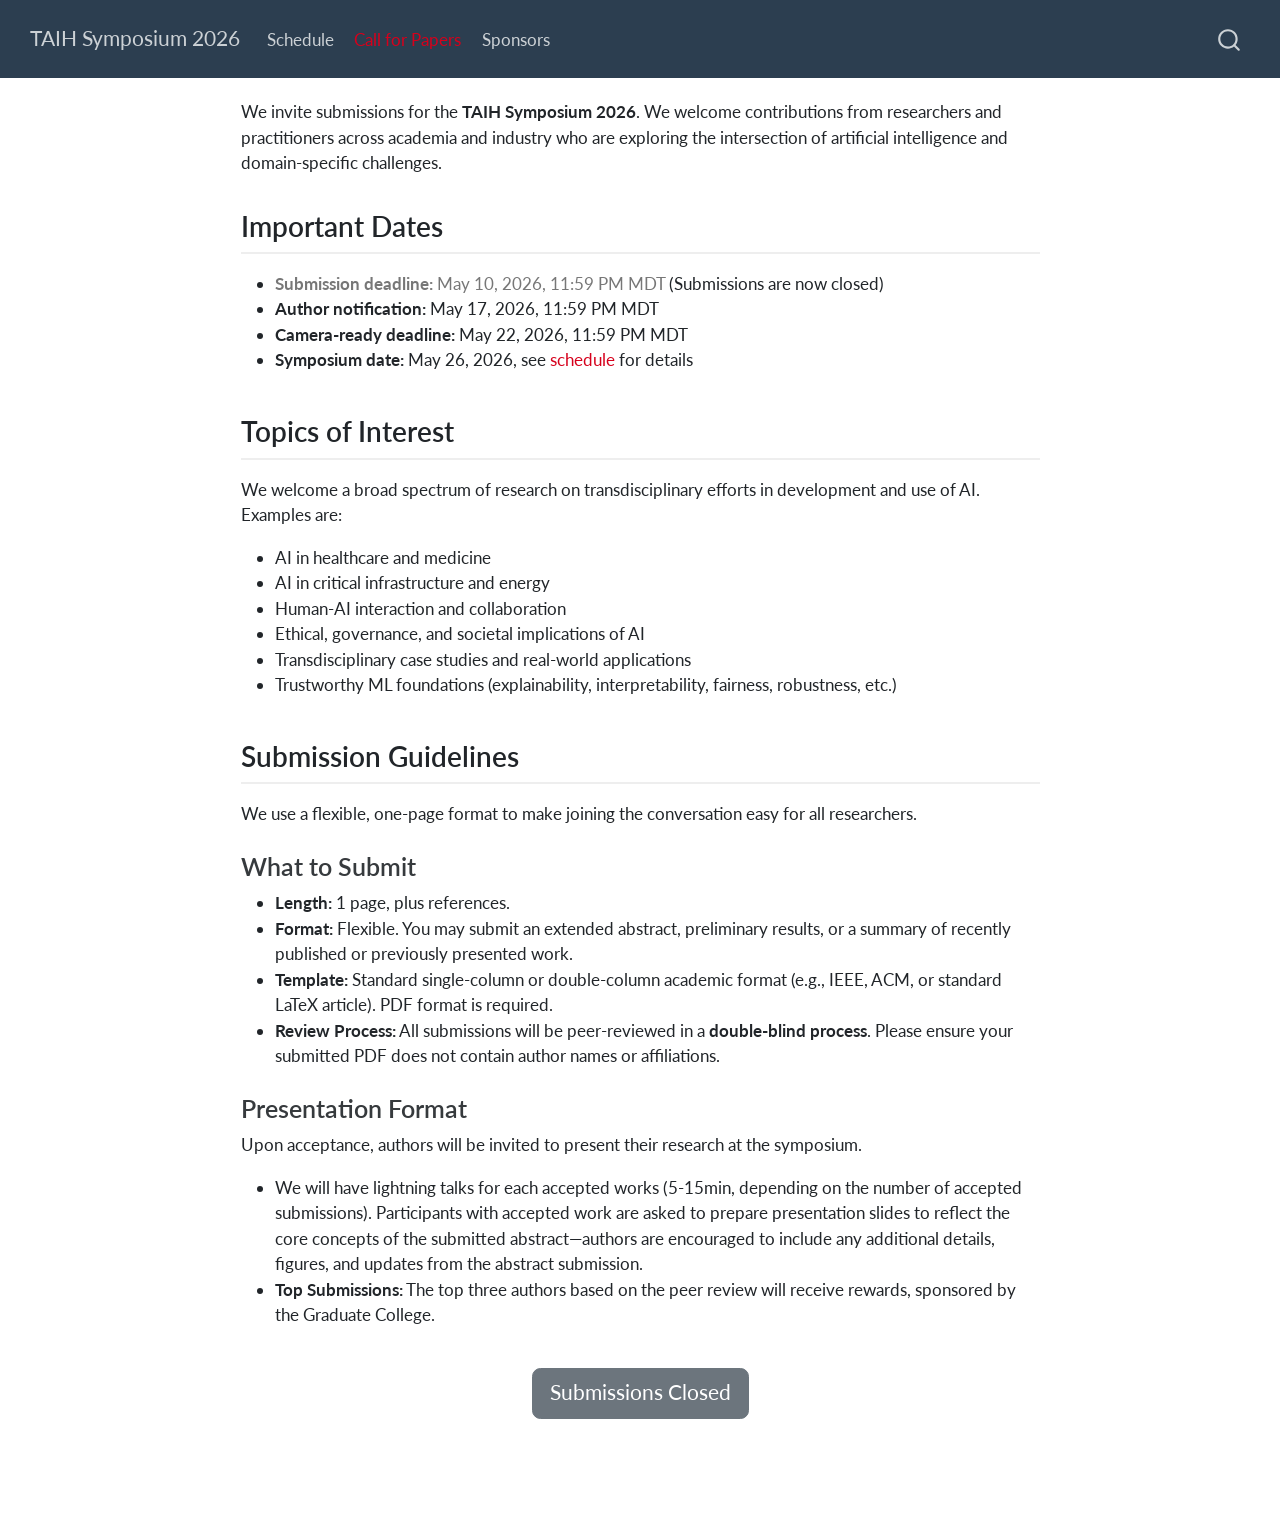
<file: docs/cfp.html>
<!DOCTYPE html>
<html xmlns="http://www.w3.org/1999/xhtml" lang="en" xml:lang="en"><head>

<meta charset="utf-8">
<meta name="generator" content="quarto-1.8.27">

<meta name="viewport" content="width=device-width, initial-scale=1.0, user-scalable=yes">


<title>Call for Papers – TAIH Symposium 2026</title>
<style>
code{white-space: pre-wrap;}
span.smallcaps{font-variant: small-caps;}
div.columns{display: flex; gap: min(4vw, 1.5em);}
div.column{flex: auto; overflow-x: auto;}
div.hanging-indent{margin-left: 1.5em; text-indent: -1.5em;}
ul.task-list{list-style: none;}
ul.task-list li input[type="checkbox"] {
  width: 0.8em;
  margin: 0 0.8em 0.2em -1em; /* quarto-specific, see https://github.com/quarto-dev/quarto-cli/issues/4556 */ 
  vertical-align: middle;
}
</style>


<script src="site_libs/quarto-nav/quarto-nav.js"></script>
<script src="site_libs/quarto-nav/headroom.min.js"></script>
<script src="site_libs/clipboard/clipboard.min.js"></script>
<script src="site_libs/quarto-search/autocomplete.umd.js"></script>
<script src="site_libs/quarto-search/fuse.min.js"></script>
<script src="site_libs/quarto-search/quarto-search.js"></script>
<meta name="quarto:offset" content="./">
<script src="site_libs/quarto-html/quarto.js" type="module"></script>
<script src="site_libs/quarto-html/tabsets/tabsets.js" type="module"></script>
<script src="site_libs/quarto-html/axe/axe-check.js" type="module"></script>
<script src="site_libs/quarto-html/popper.min.js"></script>
<script src="site_libs/quarto-html/tippy.umd.min.js"></script>
<script src="site_libs/quarto-html/anchor.min.js"></script>
<link href="site_libs/quarto-html/tippy.css" rel="stylesheet">
<link href="site_libs/quarto-html/quarto-syntax-highlighting-ed96de9b727972fe78a7b5d16c58bf87.css" rel="stylesheet" id="quarto-text-highlighting-styles">
<script src="site_libs/bootstrap/bootstrap.min.js"></script>
<link href="site_libs/bootstrap/bootstrap-icons.css" rel="stylesheet">
<link href="site_libs/bootstrap/bootstrap-e975b3536d42d9632ddb041e308b1f5b.min.css" rel="stylesheet" append-hash="true" id="quarto-bootstrap" data-mode="light">
<script id="quarto-search-options" type="application/json">{
  "location": "navbar",
  "copy-button": false,
  "collapse-after": 3,
  "panel-placement": "end",
  "type": "overlay",
  "limit": 50,
  "keyboard-shortcut": [
    "f",
    "/",
    "s"
  ],
  "show-item-context": false,
  "language": {
    "search-no-results-text": "No results",
    "search-matching-documents-text": "matching documents",
    "search-copy-link-title": "Copy link to search",
    "search-hide-matches-text": "Hide additional matches",
    "search-more-match-text": "more match in this document",
    "search-more-matches-text": "more matches in this document",
    "search-clear-button-title": "Clear",
    "search-text-placeholder": "",
    "search-detached-cancel-button-title": "Cancel",
    "search-submit-button-title": "Submit",
    "search-label": "Search"
  }
}</script>


<link rel="stylesheet" href="styles.css">
</head>

<body class="nav-fixed fullcontent quarto-light">

<div id="quarto-search-results"></div>
  <header id="quarto-header" class="headroom fixed-top">
    <nav class="navbar navbar-expand-lg " data-bs-theme="dark">
      <div class="navbar-container container-fluid">
      <div class="navbar-brand-container mx-auto">
    <a class="navbar-brand" href="./index.html">
    <span class="navbar-title">TAIH Symposium 2026</span>
    </a>
  </div>
            <div id="quarto-search" class="" title="Search"></div>
          <button class="navbar-toggler" type="button" data-bs-toggle="collapse" data-bs-target="#navbarCollapse" aria-controls="navbarCollapse" role="menu" aria-expanded="false" aria-label="Toggle navigation" onclick="if (window.quartoToggleHeadroom) { window.quartoToggleHeadroom(); }">
  <span class="navbar-toggler-icon"></span>
</button>
          <div class="collapse navbar-collapse" id="navbarCollapse">
            <ul class="navbar-nav navbar-nav-scroll me-auto">
  <li class="nav-item">
    <a class="nav-link" href="./schedule.html"> 
<span class="menu-text">Schedule</span></a>
  </li>  
  <li class="nav-item">
    <a class="nav-link active" href="./cfp.html" aria-current="page"> 
<span class="menu-text">Call for Papers</span></a>
  </li>  
  <li class="nav-item">
    <a class="nav-link" href="./sponsors.html"> 
<span class="menu-text">Sponsors</span></a>
  </li>  
</ul>
          </div> <!-- /navcollapse -->
            <div class="quarto-navbar-tools">
</div>
      </div> <!-- /container-fluid -->
    </nav>
</header>
<!-- content -->
<div id="quarto-content" class="quarto-container page-columns page-rows-contents page-layout-article page-navbar">
<!-- sidebar -->
<!-- margin-sidebar -->
    
<!-- main -->
<main class="content" id="quarto-document-content">

<header id="title-block-header" class="quarto-title-block default">
<div class="quarto-title">
<h1 class="title">Call for Papers</h1>
</div>



<div class="quarto-title-meta">

    
  
    
  </div>
  


</header>


<p>We invite submissions for the <strong>TAIH Symposium 2026</strong>. We welcome contributions from researchers and practitioners across academia and industry who are exploring the intersection of artificial intelligence and domain-specific challenges.</p>
<section id="important-dates" class="level2">
<h2 class="anchored" data-anchor-id="important-dates">Important Dates</h2>
<ul>
<li><span style="color: #777"><strong>Submission deadline:</strong> May 10, 2026, 11:59 PM MDT</span> (Submissions are now closed)</li>
<li><strong>Author notification:</strong> May 17, 2026, 11:59 PM MDT</li>
<li><strong>Camera-ready deadline:</strong> May 22, 2026, 11:59 PM MDT</li>
<li><strong>Symposium date:</strong> May 26, 2026, see <a href="./schedule.html">schedule</a> for details</li>
</ul>
</section>
<section id="topics-of-interest" class="level2">
<h2 class="anchored" data-anchor-id="topics-of-interest">Topics of Interest</h2>
<p>We welcome a broad spectrum of research on transdisciplinary efforts in development and use of AI. Examples are:</p>
<ul>
<li>AI in healthcare and medicine</li>
<li>AI in critical infrastructure and energy</li>
<li>Human-AI interaction and collaboration</li>
<li>Ethical, governance, and societal implications of AI</li>
<li>Transdisciplinary case studies and real-world applications</li>
<li>Trustworthy ML foundations (explainability, interpretability, fairness, robustness, etc.)</li>
</ul>
</section>
<section id="submission-guidelines" class="level2">
<h2 class="anchored" data-anchor-id="submission-guidelines">Submission Guidelines</h2>
<p>We use a flexible, one-page format to make joining the conversation easy for all researchers.</p>
<section id="what-to-submit" class="level3">
<h3 class="anchored" data-anchor-id="what-to-submit">What to Submit</h3>
<ul>
<li><strong>Length:</strong> 1 page, plus references.</li>
<li><strong>Format:</strong> Flexible. You may submit an extended abstract, preliminary results, or a summary of recently published or previously presented work.</li>
<li><strong>Template:</strong> Standard single-column or double-column academic format (e.g., IEEE, ACM, or standard LaTeX article). PDF format is required.</li>
<li><strong>Review Process:</strong> All submissions will be peer-reviewed in a <strong>double-blind process</strong>. Please ensure your submitted PDF does not contain author names or affiliations.</li>
</ul>
</section>
<section id="presentation-format" class="level3">
<h3 class="anchored" data-anchor-id="presentation-format">Presentation Format</h3>
<p>Upon acceptance, authors will be invited to present their research at the symposium.</p>
<ul>
<li>We will have lightning talks for each accepted works (5-15min, depending on the number of accepted submissions). Participants with accepted work are asked to prepare presentation slides to reflect the core concepts of the submitted abstract—authors are encouraged to include any additional details, figures, and updates from the abstract submission.</li>
<li><strong>Top Submissions:</strong> The top three authors based on the peer review will receive rewards, sponsored by the Graduate College.</li>
</ul>
<div class="text-center" style="margin-top: 40px;">
<p><a href="https://openreview.net/group?id=TAIH/2026/Symposium" class="btn btn-secondary btn-lg" role="button" aria-disabled="true">Submissions Closed</a></p>
</div>


</section>
</section>

</main> <!-- /main -->
<script id="quarto-html-after-body" type="application/javascript">
  window.document.addEventListener("DOMContentLoaded", function (event) {
    const icon = "";
    const anchorJS = new window.AnchorJS();
    anchorJS.options = {
      placement: 'right',
      icon: icon
    };
    anchorJS.add('.anchored');
    const isCodeAnnotation = (el) => {
      for (const clz of el.classList) {
        if (clz.startsWith('code-annotation-')) {                     
          return true;
        }
      }
      return false;
    }
    const onCopySuccess = function(e) {
      // button target
      const button = e.trigger;
      // don't keep focus
      button.blur();
      // flash "checked"
      button.classList.add('code-copy-button-checked');
      var currentTitle = button.getAttribute("title");
      button.setAttribute("title", "Copied!");
      let tooltip;
      if (window.bootstrap) {
        button.setAttribute("data-bs-toggle", "tooltip");
        button.setAttribute("data-bs-placement", "left");
        button.setAttribute("data-bs-title", "Copied!");
        tooltip = new bootstrap.Tooltip(button, 
          { trigger: "manual", 
            customClass: "code-copy-button-tooltip",
            offset: [0, -8]});
        tooltip.show();    
      }
      setTimeout(function() {
        if (tooltip) {
          tooltip.hide();
          button.removeAttribute("data-bs-title");
          button.removeAttribute("data-bs-toggle");
          button.removeAttribute("data-bs-placement");
        }
        button.setAttribute("title", currentTitle);
        button.classList.remove('code-copy-button-checked');
      }, 1000);
      // clear code selection
      e.clearSelection();
    }
    const getTextToCopy = function(trigger) {
      const outerScaffold = trigger.parentElement.cloneNode(true);
      const codeEl = outerScaffold.querySelector('code');
      for (const childEl of codeEl.children) {
        if (isCodeAnnotation(childEl)) {
          childEl.remove();
        }
      }
      return codeEl.innerText;
    }
    const clipboard = new window.ClipboardJS('.code-copy-button:not([data-in-quarto-modal])', {
      text: getTextToCopy
    });
    clipboard.on('success', onCopySuccess);
    if (window.document.getElementById('quarto-embedded-source-code-modal')) {
      const clipboardModal = new window.ClipboardJS('.code-copy-button[data-in-quarto-modal]', {
        text: getTextToCopy,
        container: window.document.getElementById('quarto-embedded-source-code-modal')
      });
      clipboardModal.on('success', onCopySuccess);
    }
      var localhostRegex = new RegExp(/^(?:http|https):\/\/localhost\:?[0-9]*\//);
      var mailtoRegex = new RegExp(/^mailto:/);
        var filterRegex = new RegExp("https:\/\/uofc-taih\.github\.io\/symposium-2026\/");
      var isInternal = (href) => {
          return filterRegex.test(href) || localhostRegex.test(href) || mailtoRegex.test(href);
      }
      // Inspect non-navigation links and adorn them if external
     var links = window.document.querySelectorAll('a[href]:not(.nav-link):not(.navbar-brand):not(.toc-action):not(.sidebar-link):not(.sidebar-item-toggle):not(.pagination-link):not(.no-external):not([aria-hidden]):not(.dropdown-item):not(.quarto-navigation-tool):not(.about-link)');
      for (var i=0; i<links.length; i++) {
        const link = links[i];
        if (!isInternal(link.href)) {
          // undo the damage that might have been done by quarto-nav.js in the case of
          // links that we want to consider external
          if (link.dataset.originalHref !== undefined) {
            link.href = link.dataset.originalHref;
          }
        }
      }
    function tippyHover(el, contentFn, onTriggerFn, onUntriggerFn) {
      const config = {
        allowHTML: true,
        maxWidth: 500,
        delay: 100,
        arrow: false,
        appendTo: function(el) {
            return el.parentElement;
        },
        interactive: true,
        interactiveBorder: 10,
        theme: 'quarto',
        placement: 'bottom-start',
      };
      if (contentFn) {
        config.content = contentFn;
      }
      if (onTriggerFn) {
        config.onTrigger = onTriggerFn;
      }
      if (onUntriggerFn) {
        config.onUntrigger = onUntriggerFn;
      }
      window.tippy(el, config); 
    }
    const noterefs = window.document.querySelectorAll('a[role="doc-noteref"]');
    for (var i=0; i<noterefs.length; i++) {
      const ref = noterefs[i];
      tippyHover(ref, function() {
        // use id or data attribute instead here
        let href = ref.getAttribute('data-footnote-href') || ref.getAttribute('href');
        try { href = new URL(href).hash; } catch {}
        const id = href.replace(/^#\/?/, "");
        const note = window.document.getElementById(id);
        if (note) {
          return note.innerHTML;
        } else {
          return "";
        }
      });
    }
    const xrefs = window.document.querySelectorAll('a.quarto-xref');
    const processXRef = (id, note) => {
      // Strip column container classes
      const stripColumnClz = (el) => {
        el.classList.remove("page-full", "page-columns");
        if (el.children) {
          for (const child of el.children) {
            stripColumnClz(child);
          }
        }
      }
      stripColumnClz(note)
      if (id === null || id.startsWith('sec-')) {
        // Special case sections, only their first couple elements
        const container = document.createElement("div");
        if (note.children && note.children.length > 2) {
          container.appendChild(note.children[0].cloneNode(true));
          for (let i = 1; i < note.children.length; i++) {
            const child = note.children[i];
            if (child.tagName === "P" && child.innerText === "") {
              continue;
            } else {
              container.appendChild(child.cloneNode(true));
              break;
            }
          }
          if (window.Quarto?.typesetMath) {
            window.Quarto.typesetMath(container);
          }
          return container.innerHTML
        } else {
          if (window.Quarto?.typesetMath) {
            window.Quarto.typesetMath(note);
          }
          return note.innerHTML;
        }
      } else {
        // Remove any anchor links if they are present
        const anchorLink = note.querySelector('a.anchorjs-link');
        if (anchorLink) {
          anchorLink.remove();
        }
        if (window.Quarto?.typesetMath) {
          window.Quarto.typesetMath(note);
        }
        if (note.classList.contains("callout")) {
          return note.outerHTML;
        } else {
          return note.innerHTML;
        }
      }
    }
    for (var i=0; i<xrefs.length; i++) {
      const xref = xrefs[i];
      tippyHover(xref, undefined, function(instance) {
        instance.disable();
        let url = xref.getAttribute('href');
        let hash = undefined; 
        if (url.startsWith('#')) {
          hash = url;
        } else {
          try { hash = new URL(url).hash; } catch {}
        }
        if (hash) {
          const id = hash.replace(/^#\/?/, "");
          const note = window.document.getElementById(id);
          if (note !== null) {
            try {
              const html = processXRef(id, note.cloneNode(true));
              instance.setContent(html);
            } finally {
              instance.enable();
              instance.show();
            }
          } else {
            // See if we can fetch this
            fetch(url.split('#')[0])
            .then(res => res.text())
            .then(html => {
              const parser = new DOMParser();
              const htmlDoc = parser.parseFromString(html, "text/html");
              const note = htmlDoc.getElementById(id);
              if (note !== null) {
                const html = processXRef(id, note);
                instance.setContent(html);
              } 
            }).finally(() => {
              instance.enable();
              instance.show();
            });
          }
        } else {
          // See if we can fetch a full url (with no hash to target)
          // This is a special case and we should probably do some content thinning / targeting
          fetch(url)
          .then(res => res.text())
          .then(html => {
            const parser = new DOMParser();
            const htmlDoc = parser.parseFromString(html, "text/html");
            const note = htmlDoc.querySelector('main.content');
            if (note !== null) {
              // This should only happen for chapter cross references
              // (since there is no id in the URL)
              // remove the first header
              if (note.children.length > 0 && note.children[0].tagName === "HEADER") {
                note.children[0].remove();
              }
              const html = processXRef(null, note);
              instance.setContent(html);
            } 
          }).finally(() => {
            instance.enable();
            instance.show();
          });
        }
      }, function(instance) {
      });
    }
        let selectedAnnoteEl;
        const selectorForAnnotation = ( cell, annotation) => {
          let cellAttr = 'data-code-cell="' + cell + '"';
          let lineAttr = 'data-code-annotation="' +  annotation + '"';
          const selector = 'span[' + cellAttr + '][' + lineAttr + ']';
          return selector;
        }
        const selectCodeLines = (annoteEl) => {
          const doc = window.document;
          const targetCell = annoteEl.getAttribute("data-target-cell");
          const targetAnnotation = annoteEl.getAttribute("data-target-annotation");
          const annoteSpan = window.document.querySelector(selectorForAnnotation(targetCell, targetAnnotation));
          const lines = annoteSpan.getAttribute("data-code-lines").split(",");
          const lineIds = lines.map((line) => {
            return targetCell + "-" + line;
          })
          let top = null;
          let height = null;
          let parent = null;
          if (lineIds.length > 0) {
              //compute the position of the single el (top and bottom and make a div)
              const el = window.document.getElementById(lineIds[0]);
              top = el.offsetTop;
              height = el.offsetHeight;
              parent = el.parentElement.parentElement;
            if (lineIds.length > 1) {
              const lastEl = window.document.getElementById(lineIds[lineIds.length - 1]);
              const bottom = lastEl.offsetTop + lastEl.offsetHeight;
              height = bottom - top;
            }
            if (top !== null && height !== null && parent !== null) {
              // cook up a div (if necessary) and position it 
              let div = window.document.getElementById("code-annotation-line-highlight");
              if (div === null) {
                div = window.document.createElement("div");
                div.setAttribute("id", "code-annotation-line-highlight");
                div.style.position = 'absolute';
                parent.appendChild(div);
              }
              div.style.top = top - 2 + "px";
              div.style.height = height + 4 + "px";
              div.style.left = 0;
              let gutterDiv = window.document.getElementById("code-annotation-line-highlight-gutter");
              if (gutterDiv === null) {
                gutterDiv = window.document.createElement("div");
                gutterDiv.setAttribute("id", "code-annotation-line-highlight-gutter");
                gutterDiv.style.position = 'absolute';
                const codeCell = window.document.getElementById(targetCell);
                const gutter = codeCell.querySelector('.code-annotation-gutter');
                gutter.appendChild(gutterDiv);
              }
              gutterDiv.style.top = top - 2 + "px";
              gutterDiv.style.height = height + 4 + "px";
            }
            selectedAnnoteEl = annoteEl;
          }
        };
        const unselectCodeLines = () => {
          const elementsIds = ["code-annotation-line-highlight", "code-annotation-line-highlight-gutter"];
          elementsIds.forEach((elId) => {
            const div = window.document.getElementById(elId);
            if (div) {
              div.remove();
            }
          });
          selectedAnnoteEl = undefined;
        };
          // Handle positioning of the toggle
      window.addEventListener(
        "resize",
        throttle(() => {
          elRect = undefined;
          if (selectedAnnoteEl) {
            selectCodeLines(selectedAnnoteEl);
          }
        }, 10)
      );
      function throttle(fn, ms) {
      let throttle = false;
      let timer;
        return (...args) => {
          if(!throttle) { // first call gets through
              fn.apply(this, args);
              throttle = true;
          } else { // all the others get throttled
              if(timer) clearTimeout(timer); // cancel #2
              timer = setTimeout(() => {
                fn.apply(this, args);
                timer = throttle = false;
              }, ms);
          }
        };
      }
        // Attach click handler to the DT
        const annoteDls = window.document.querySelectorAll('dt[data-target-cell]');
        for (const annoteDlNode of annoteDls) {
          annoteDlNode.addEventListener('click', (event) => {
            const clickedEl = event.target;
            if (clickedEl !== selectedAnnoteEl) {
              unselectCodeLines();
              const activeEl = window.document.querySelector('dt[data-target-cell].code-annotation-active');
              if (activeEl) {
                activeEl.classList.remove('code-annotation-active');
              }
              selectCodeLines(clickedEl);
              clickedEl.classList.add('code-annotation-active');
            } else {
              // Unselect the line
              unselectCodeLines();
              clickedEl.classList.remove('code-annotation-active');
            }
          });
        }
    const findCites = (el) => {
      const parentEl = el.parentElement;
      if (parentEl) {
        const cites = parentEl.dataset.cites;
        if (cites) {
          return {
            el,
            cites: cites.split(' ')
          };
        } else {
          return findCites(el.parentElement)
        }
      } else {
        return undefined;
      }
    };
    var bibliorefs = window.document.querySelectorAll('a[role="doc-biblioref"]');
    for (var i=0; i<bibliorefs.length; i++) {
      const ref = bibliorefs[i];
      const citeInfo = findCites(ref);
      if (citeInfo) {
        tippyHover(citeInfo.el, function() {
          var popup = window.document.createElement('div');
          citeInfo.cites.forEach(function(cite) {
            var citeDiv = window.document.createElement('div');
            citeDiv.classList.add('hanging-indent');
            citeDiv.classList.add('csl-entry');
            var biblioDiv = window.document.getElementById('ref-' + cite);
            if (biblioDiv) {
              citeDiv.innerHTML = biblioDiv.innerHTML;
            }
            popup.appendChild(citeDiv);
          });
          return popup.innerHTML;
        });
      }
    }
  });
  </script>
</div> <!-- /content -->




</body></html>
</file>
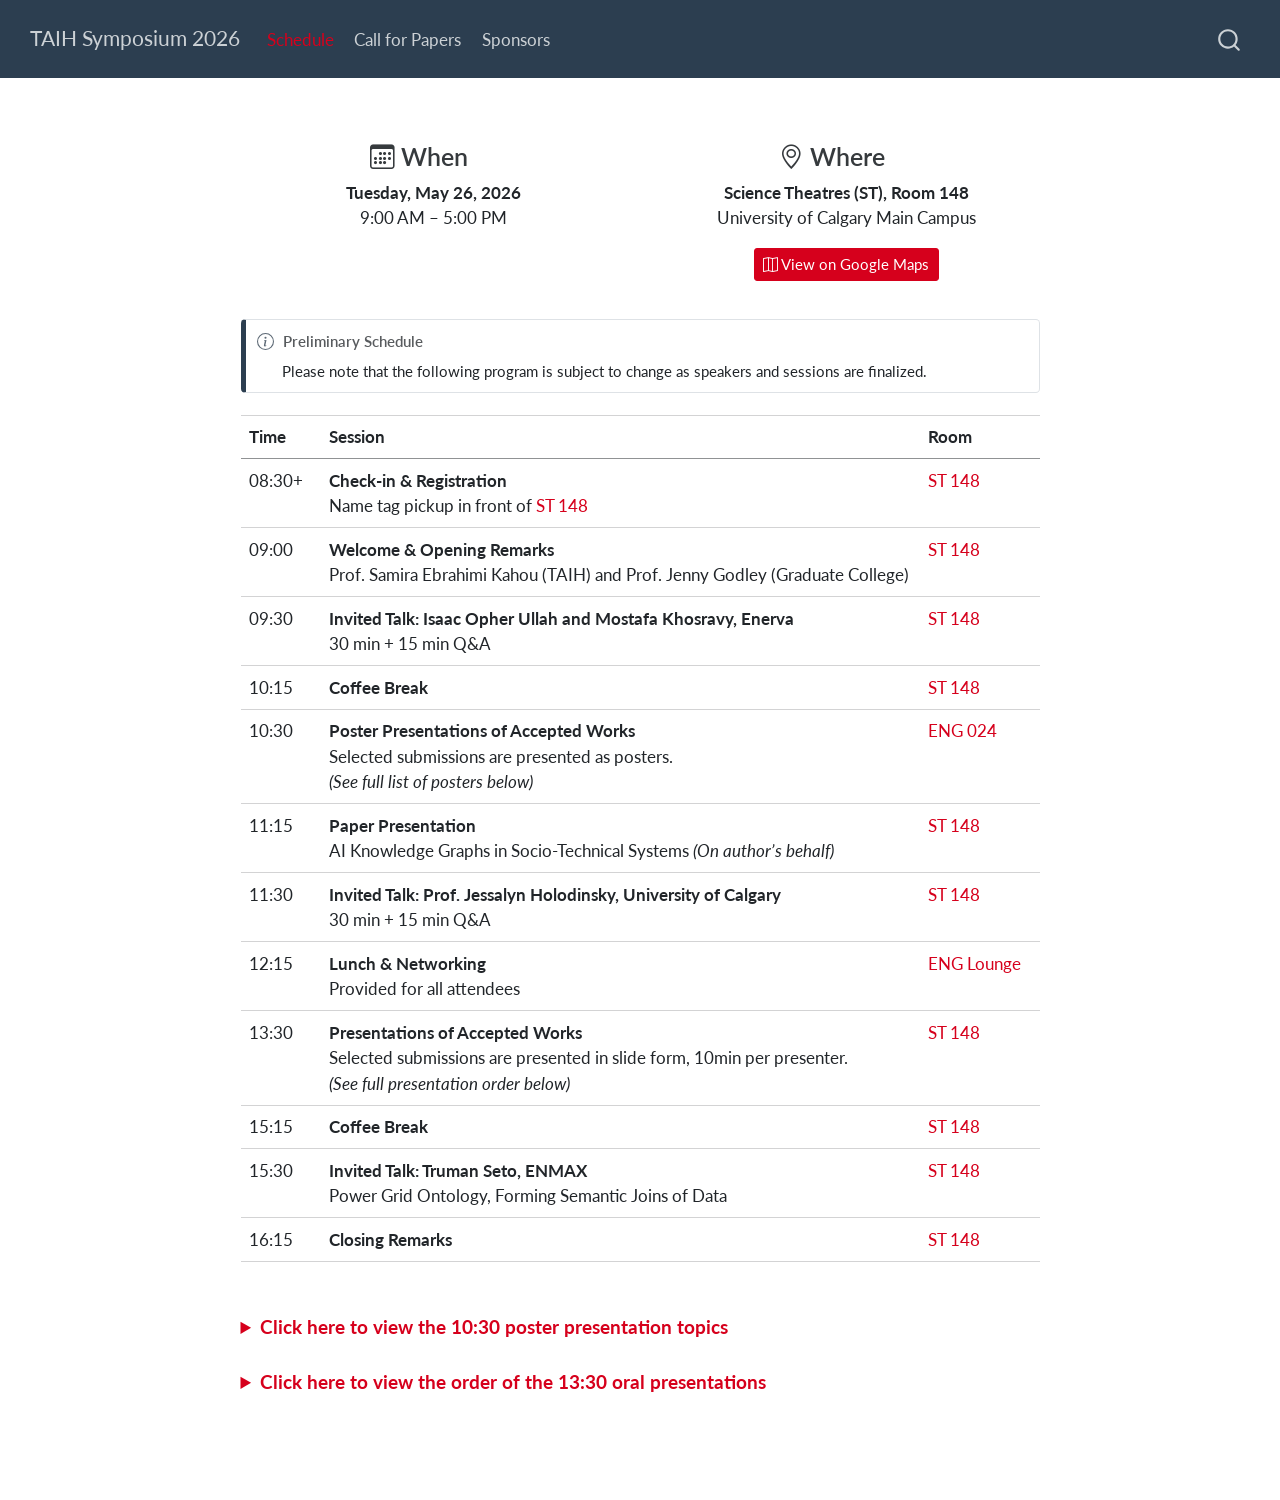
<file: docs/schedule.html>
<!DOCTYPE html>
<html xmlns="http://www.w3.org/1999/xhtml" lang="en" xml:lang="en"><head>

<meta charset="utf-8">
<meta name="generator" content="quarto-1.8.27">

<meta name="viewport" content="width=device-width, initial-scale=1.0, user-scalable=yes">


<title>Symposium Schedule – TAIH Symposium 2026</title>
<style>
code{white-space: pre-wrap;}
span.smallcaps{font-variant: small-caps;}
div.columns{display: flex; gap: min(4vw, 1.5em);}
div.column{flex: auto; overflow-x: auto;}
div.hanging-indent{margin-left: 1.5em; text-indent: -1.5em;}
ul.task-list{list-style: none;}
ul.task-list li input[type="checkbox"] {
  width: 0.8em;
  margin: 0 0.8em 0.2em -1em; /* quarto-specific, see https://github.com/quarto-dev/quarto-cli/issues/4556 */ 
  vertical-align: middle;
}
</style>


<script src="site_libs/quarto-nav/quarto-nav.js"></script>
<script src="site_libs/quarto-nav/headroom.min.js"></script>
<script src="site_libs/clipboard/clipboard.min.js"></script>
<script src="site_libs/quarto-search/autocomplete.umd.js"></script>
<script src="site_libs/quarto-search/fuse.min.js"></script>
<script src="site_libs/quarto-search/quarto-search.js"></script>
<meta name="quarto:offset" content="./">
<script src="site_libs/quarto-html/quarto.js" type="module"></script>
<script src="site_libs/quarto-html/tabsets/tabsets.js" type="module"></script>
<script src="site_libs/quarto-html/axe/axe-check.js" type="module"></script>
<script src="site_libs/quarto-html/popper.min.js"></script>
<script src="site_libs/quarto-html/tippy.umd.min.js"></script>
<script src="site_libs/quarto-html/anchor.min.js"></script>
<link href="site_libs/quarto-html/tippy.css" rel="stylesheet">
<link href="site_libs/quarto-html/quarto-syntax-highlighting-ed96de9b727972fe78a7b5d16c58bf87.css" rel="stylesheet" id="quarto-text-highlighting-styles">
<script src="site_libs/bootstrap/bootstrap.min.js"></script>
<link href="site_libs/bootstrap/bootstrap-icons.css" rel="stylesheet">
<link href="site_libs/bootstrap/bootstrap-e975b3536d42d9632ddb041e308b1f5b.min.css" rel="stylesheet" append-hash="true" id="quarto-bootstrap" data-mode="light">
<script id="quarto-search-options" type="application/json">{
  "location": "navbar",
  "copy-button": false,
  "collapse-after": 3,
  "panel-placement": "end",
  "type": "overlay",
  "limit": 50,
  "keyboard-shortcut": [
    "f",
    "/",
    "s"
  ],
  "show-item-context": false,
  "language": {
    "search-no-results-text": "No results",
    "search-matching-documents-text": "matching documents",
    "search-copy-link-title": "Copy link to search",
    "search-hide-matches-text": "Hide additional matches",
    "search-more-match-text": "more match in this document",
    "search-more-matches-text": "more matches in this document",
    "search-clear-button-title": "Clear",
    "search-text-placeholder": "",
    "search-detached-cancel-button-title": "Cancel",
    "search-submit-button-title": "Submit",
    "search-label": "Search"
  }
}</script>


<link rel="stylesheet" href="styles.css">
</head>

<body class="nav-fixed fullcontent quarto-light">

<div id="quarto-search-results"></div>
  <header id="quarto-header" class="headroom fixed-top">
    <nav class="navbar navbar-expand-lg " data-bs-theme="dark">
      <div class="navbar-container container-fluid">
      <div class="navbar-brand-container mx-auto">
    <a class="navbar-brand" href="./index.html">
    <span class="navbar-title">TAIH Symposium 2026</span>
    </a>
  </div>
            <div id="quarto-search" class="" title="Search"></div>
          <button class="navbar-toggler" type="button" data-bs-toggle="collapse" data-bs-target="#navbarCollapse" aria-controls="navbarCollapse" role="menu" aria-expanded="false" aria-label="Toggle navigation" onclick="if (window.quartoToggleHeadroom) { window.quartoToggleHeadroom(); }">
  <span class="navbar-toggler-icon"></span>
</button>
          <div class="collapse navbar-collapse" id="navbarCollapse">
            <ul class="navbar-nav navbar-nav-scroll me-auto">
  <li class="nav-item">
    <a class="nav-link active" href="./schedule.html" aria-current="page"> 
<span class="menu-text">Schedule</span></a>
  </li>  
  <li class="nav-item">
    <a class="nav-link" href="./cfp.html"> 
<span class="menu-text">Call for Papers</span></a>
  </li>  
  <li class="nav-item">
    <a class="nav-link" href="./sponsors.html"> 
<span class="menu-text">Sponsors</span></a>
  </li>  
</ul>
          </div> <!-- /navcollapse -->
            <div class="quarto-navbar-tools">
</div>
      </div> <!-- /container-fluid -->
    </nav>
</header>
<!-- content -->
<div id="quarto-content" class="quarto-container page-columns page-rows-contents page-layout-article page-navbar">
<!-- sidebar -->
<!-- margin-sidebar -->
    
<!-- main -->
<main class="content" id="quarto-document-content">

<header id="title-block-header" class="quarto-title-block default">
<div class="quarto-title">
<h1 class="title">Symposium Schedule</h1>
</div>



<div class="quarto-title-meta">

    
  
    
  </div>
  


</header>


<div class="grid">
<section id="when" class="level3 g-col-12 g-col-md-6">
<h3 class="anchored" data-anchor-id="when"><i class="bi bi-calendar3"></i> When</h3>
<p><strong>Tuesday, May 26, 2026</strong><br>
9:00 AM – 5:00 PM</p>
</section>
<section id="where" class="level3 g-col-12 g-col-md-6">
<h3 class="anchored" data-anchor-id="where"><i class="bi bi-geo-alt"></i> Where</h3>
<p><strong>Science Theatres (ST), Room 148</strong><br>
University of Calgary Main Campus</p>
<p><a href="https://maps.app.goo.gl/KC5H43Fxni8imh6v8" class="btn btn-success btn-sm" target="_blank" role="button"><i class="bi bi-map"></i> View on Google Maps</a></p>
</section>
</div>
<div class="callout callout-style-simple callout-note callout-titled">
<div class="callout-header d-flex align-content-center">
<div class="callout-icon-container">
<i class="callout-icon"></i>
</div>
<div class="callout-title-container flex-fill">
<span class="screen-reader-only">Note</span>Preliminary Schedule
</div>
</div>
<div class="callout-body-container callout-body">
<p>Please note that the following program is subject to change as speakers and sessions are finalized.</p>
</div>
</div>
<table class="caption-top table">
<colgroup>
<col style="width: 10%">
<col style="width: 75%">
<col style="width: 15%">
</colgroup>
<thead>
<tr class="header">
<th style="text-align: left;">Time</th>
<th style="text-align: left;">Session</th>
<th style="text-align: left;">Room</th>
</tr>
</thead>
<tbody>
<tr class="odd">
<td style="text-align: left;">08:30+</td>
<td style="text-align: left;"><strong>Check-in &amp; Registration</strong><br>Name tag pickup in front of <a href="https://maps.app.goo.gl/KC5H43Fxni8imh6v8" target="_blank">ST 148</a></td>
<td style="text-align: left;"><a href="https://maps.app.goo.gl/KC5H43Fxni8imh6v8" target="_blank">ST 148</a></td>
</tr>
<tr class="even">
<td style="text-align: left;">09:00</td>
<td style="text-align: left;"><strong>Welcome &amp; Opening Remarks</strong><br>Prof.&nbsp;Samira Ebrahimi Kahou (TAIH) and Prof.&nbsp;Jenny Godley (Graduate College)</td>
<td style="text-align: left;"><a href="https://maps.app.goo.gl/KC5H43Fxni8imh6v8" target="_blank">ST 148</a></td>
</tr>
<tr class="odd">
<td style="text-align: left;">09:30</td>
<td style="text-align: left;"><strong>Invited Talk: Isaac Opher Ullah and Mostafa Khosravy, Enerva</strong><br>30 min + 15 min Q&amp;A</td>
<td style="text-align: left;"><a href="https://maps.app.goo.gl/KC5H43Fxni8imh6v8" target="_blank">ST 148</a></td>
</tr>
<tr class="even">
<td style="text-align: left;">10:15</td>
<td style="text-align: left;"><strong>Coffee Break</strong></td>
<td style="text-align: left;"><a href="https://maps.app.goo.gl/KC5H43Fxni8imh6v8" target="_blank">ST 148</a></td>
</tr>
<tr class="odd">
<td style="text-align: left;">10:30</td>
<td style="text-align: left;"><strong>Poster Presentations of Accepted Works</strong><br>Selected submissions are presented as posters.<br><em>(See full list of posters below)</em></td>
<td style="text-align: left;"><a href="https://maps.app.goo.gl/caBymYp57s9W5cf27" target="_blank">ENG 024</a></td>
</tr>
<tr class="even">
<td style="text-align: left;">11:15</td>
<td style="text-align: left;"><strong>Paper Presentation</strong><br>AI Knowledge Graphs in Socio-Technical Systems <em>(On author’s behalf)</em></td>
<td style="text-align: left;"><a href="https://maps.app.goo.gl/KC5H43Fxni8imh6v8" target="_blank">ST 148</a></td>
</tr>
<tr class="odd">
<td style="text-align: left;">11:30</td>
<td style="text-align: left;"><strong>Invited Talk: Prof.&nbsp;Jessalyn Holodinsky, University of Calgary</strong><br>30 min + 15 min Q&amp;A</td>
<td style="text-align: left;"><a href="https://maps.app.goo.gl/KC5H43Fxni8imh6v8" target="_blank">ST 148</a></td>
</tr>
<tr class="even">
<td style="text-align: left;">12:15</td>
<td style="text-align: left;"><strong>Lunch &amp; Networking</strong><br>Provided for all attendees</td>
<td style="text-align: left;"><a href="https://maps.app.goo.gl/4HtjGAt21C2RtB2w9" target="_blank">ENG Lounge</a></td>
</tr>
<tr class="odd">
<td style="text-align: left;">13:30</td>
<td style="text-align: left;"><strong>Presentations of Accepted Works</strong><br>Selected submissions are presented in slide form, 10min per presenter.<br><em>(See full presentation order below)</em></td>
<td style="text-align: left;"><a href="https://maps.app.goo.gl/KC5H43Fxni8imh6v8" target="_blank">ST 148</a></td>
</tr>
<tr class="even">
<td style="text-align: left;">15:15</td>
<td style="text-align: left;"><strong>Coffee Break</strong></td>
<td style="text-align: left;"><a href="https://maps.app.goo.gl/KC5H43Fxni8imh6v8" target="_blank">ST 148</a></td>
</tr>
<tr class="odd">
<td style="text-align: left;">15:30</td>
<td style="text-align: left;"><strong>Invited Talk: Truman Seto, ENMAX</strong><br>Power Grid Ontology, Forming Semantic Joins of Data</td>
<td style="text-align: left;"><a href="https://maps.app.goo.gl/KC5H43Fxni8imh6v8" target="_blank">ST 148</a></td>
</tr>
<tr class="even">
<td style="text-align: left;">16:15</td>
<td style="text-align: left;"><strong>Closing Remarks</strong></td>
<td style="text-align: left;"><a href="https://maps.app.goo.gl/KC5H43Fxni8imh6v8" target="_blank">ST 148</a></td>
</tr>
</tbody>
</table>
<p><br></p>
<details>
<summary style="cursor: pointer; color: #d6001c; font-weight: bold; font-size: 1.1rem; margin-bottom: 10px;">
Click here to view the 10:30 poster presentation topics
</summary>
<div style="padding: 15px; background-color: #f8f9fa; border-radius: 8px; border: 1px solid #dee2e6; margin-bottom: 20px;">
<ul style="margin-bottom: 0; padding-left: 20px;">
<li style="margin-bottom: 8px;">
From Tool Use to Interaction Design: Reframing Learner Agency in AI-Mediated Systems
</li>
<li style="margin-bottom: 8px;">
Biometric Assistive Technologies: Case Study of American Sign Language
</li>
<li style="margin-bottom: 8px;">
PoliVer: Formal Verification and LLM-Assisted Repair for XACML Policies in Smart Buildings
</li>
<li style="margin-bottom: 8px;">
Co-Creating Responsible AI Writing Practices in Canadian Workplaces: A Transdisciplinary Research Agenda
</li>
<li style="margin-bottom: 8px;">
I wanna sound human: Examining a casual speech phenomenon that large language models fail to recognize
</li>
<li style="margin-bottom: 8px;">
Lost in Translation, Found in Narrative: The SPACE Framework for AI-Mediated Multilingual Pediatric Communication
</li>
<li>
Designing Safer Protein Therapeutics by Modelling Immune Recognition
</li>
</ul>
</div>
</details>
<details>
<summary style="cursor: pointer; color: #d6001c; font-weight: bold; font-size: 1.1rem; margin-bottom: 10px;">
Click here to view the order of the 13:30 oral presentations
</summary>
<div style="padding: 15px; background-color: #f8f9fa; border-radius: 8px; border: 1px solid #dee2e6;">
<ol style="margin-bottom: 0; padding-left: 20px;">
<li style="margin-bottom: 8px;">
AI-Enabled Knowledge Graphs for Holistic Uncertainty-Aware Decision-Making in Transdisciplinary Socio-Technical Systems
</li>
<li style="margin-bottom: 8px;">
REBOOT: From Failure to Recovery – A Dataset and Benchmark for Bi-manual Precision Assembly
</li>
<li style="margin-bottom: 8px;">
Intelligent Automation Meets Organizational Change: A Transdisciplinary Case Study of AI Agent and RPA Integration
</li>
<li style="margin-bottom: 8px;">
Towards Morpho-Functional Fusion: A Vision of H&amp;E Morphometry and MIBI Proteomics Integration for Predictive Phenotyping
</li>
<li style="margin-bottom: 8px;">
Adaptive Quadrotor Hover Under Wind via reinforcement learning (RL) with Online System Identification
</li>
<li style="margin-bottom: 8px;">
Tri-Modal Fusion for Explainable Intrusion Detection in EV Charging Infrastructure
</li>
<li style="margin-bottom: 8px;">
A Human-System Mismatch Theory of LLM-Augmented Decision Making
</li>
<li style="margin-bottom: 8px;">
PDVS-RT-DETR: A Compact and Efficient Model for Aerial Vehicle Detection
</li>
<li style="margin-bottom: 8px;">
Operator Learning for Power Systems Simulation
</li>
<li style="margin-bottom: 8px;">
Regenerating Human Skin: A Perturbation-Informed Deep-Learning Blueprint from Reindeer Velvet
</li>
<li style="margin-bottom: 8px;">
LLMs in Entrepreneurial Pitch Evaluation
</li>
<li style="margin-bottom: 8px;">
Structured Representation Learning with Locally Linear Embeddings and Adaptive Feature Fusion
</li>
<li>
Dense Features for Improved Clustering in High-Throughput Live Cell Microscopy
</li>
</ol>
</div>
</details>



</main> <!-- /main -->
<script id="quarto-html-after-body" type="application/javascript">
  window.document.addEventListener("DOMContentLoaded", function (event) {
    const icon = "";
    const anchorJS = new window.AnchorJS();
    anchorJS.options = {
      placement: 'right',
      icon: icon
    };
    anchorJS.add('.anchored');
    const isCodeAnnotation = (el) => {
      for (const clz of el.classList) {
        if (clz.startsWith('code-annotation-')) {                     
          return true;
        }
      }
      return false;
    }
    const onCopySuccess = function(e) {
      // button target
      const button = e.trigger;
      // don't keep focus
      button.blur();
      // flash "checked"
      button.classList.add('code-copy-button-checked');
      var currentTitle = button.getAttribute("title");
      button.setAttribute("title", "Copied!");
      let tooltip;
      if (window.bootstrap) {
        button.setAttribute("data-bs-toggle", "tooltip");
        button.setAttribute("data-bs-placement", "left");
        button.setAttribute("data-bs-title", "Copied!");
        tooltip = new bootstrap.Tooltip(button, 
          { trigger: "manual", 
            customClass: "code-copy-button-tooltip",
            offset: [0, -8]});
        tooltip.show();    
      }
      setTimeout(function() {
        if (tooltip) {
          tooltip.hide();
          button.removeAttribute("data-bs-title");
          button.removeAttribute("data-bs-toggle");
          button.removeAttribute("data-bs-placement");
        }
        button.setAttribute("title", currentTitle);
        button.classList.remove('code-copy-button-checked');
      }, 1000);
      // clear code selection
      e.clearSelection();
    }
    const getTextToCopy = function(trigger) {
      const outerScaffold = trigger.parentElement.cloneNode(true);
      const codeEl = outerScaffold.querySelector('code');
      for (const childEl of codeEl.children) {
        if (isCodeAnnotation(childEl)) {
          childEl.remove();
        }
      }
      return codeEl.innerText;
    }
    const clipboard = new window.ClipboardJS('.code-copy-button:not([data-in-quarto-modal])', {
      text: getTextToCopy
    });
    clipboard.on('success', onCopySuccess);
    if (window.document.getElementById('quarto-embedded-source-code-modal')) {
      const clipboardModal = new window.ClipboardJS('.code-copy-button[data-in-quarto-modal]', {
        text: getTextToCopy,
        container: window.document.getElementById('quarto-embedded-source-code-modal')
      });
      clipboardModal.on('success', onCopySuccess);
    }
      var localhostRegex = new RegExp(/^(?:http|https):\/\/localhost\:?[0-9]*\//);
      var mailtoRegex = new RegExp(/^mailto:/);
        var filterRegex = new RegExp("https:\/\/uofc-taih\.github\.io\/symposium-2026\/");
      var isInternal = (href) => {
          return filterRegex.test(href) || localhostRegex.test(href) || mailtoRegex.test(href);
      }
      // Inspect non-navigation links and adorn them if external
     var links = window.document.querySelectorAll('a[href]:not(.nav-link):not(.navbar-brand):not(.toc-action):not(.sidebar-link):not(.sidebar-item-toggle):not(.pagination-link):not(.no-external):not([aria-hidden]):not(.dropdown-item):not(.quarto-navigation-tool):not(.about-link)');
      for (var i=0; i<links.length; i++) {
        const link = links[i];
        if (!isInternal(link.href)) {
          // undo the damage that might have been done by quarto-nav.js in the case of
          // links that we want to consider external
          if (link.dataset.originalHref !== undefined) {
            link.href = link.dataset.originalHref;
          }
        }
      }
    function tippyHover(el, contentFn, onTriggerFn, onUntriggerFn) {
      const config = {
        allowHTML: true,
        maxWidth: 500,
        delay: 100,
        arrow: false,
        appendTo: function(el) {
            return el.parentElement;
        },
        interactive: true,
        interactiveBorder: 10,
        theme: 'quarto',
        placement: 'bottom-start',
      };
      if (contentFn) {
        config.content = contentFn;
      }
      if (onTriggerFn) {
        config.onTrigger = onTriggerFn;
      }
      if (onUntriggerFn) {
        config.onUntrigger = onUntriggerFn;
      }
      window.tippy(el, config); 
    }
    const noterefs = window.document.querySelectorAll('a[role="doc-noteref"]');
    for (var i=0; i<noterefs.length; i++) {
      const ref = noterefs[i];
      tippyHover(ref, function() {
        // use id or data attribute instead here
        let href = ref.getAttribute('data-footnote-href') || ref.getAttribute('href');
        try { href = new URL(href).hash; } catch {}
        const id = href.replace(/^#\/?/, "");
        const note = window.document.getElementById(id);
        if (note) {
          return note.innerHTML;
        } else {
          return "";
        }
      });
    }
    const xrefs = window.document.querySelectorAll('a.quarto-xref');
    const processXRef = (id, note) => {
      // Strip column container classes
      const stripColumnClz = (el) => {
        el.classList.remove("page-full", "page-columns");
        if (el.children) {
          for (const child of el.children) {
            stripColumnClz(child);
          }
        }
      }
      stripColumnClz(note)
      if (id === null || id.startsWith('sec-')) {
        // Special case sections, only their first couple elements
        const container = document.createElement("div");
        if (note.children && note.children.length > 2) {
          container.appendChild(note.children[0].cloneNode(true));
          for (let i = 1; i < note.children.length; i++) {
            const child = note.children[i];
            if (child.tagName === "P" && child.innerText === "") {
              continue;
            } else {
              container.appendChild(child.cloneNode(true));
              break;
            }
          }
          if (window.Quarto?.typesetMath) {
            window.Quarto.typesetMath(container);
          }
          return container.innerHTML
        } else {
          if (window.Quarto?.typesetMath) {
            window.Quarto.typesetMath(note);
          }
          return note.innerHTML;
        }
      } else {
        // Remove any anchor links if they are present
        const anchorLink = note.querySelector('a.anchorjs-link');
        if (anchorLink) {
          anchorLink.remove();
        }
        if (window.Quarto?.typesetMath) {
          window.Quarto.typesetMath(note);
        }
        if (note.classList.contains("callout")) {
          return note.outerHTML;
        } else {
          return note.innerHTML;
        }
      }
    }
    for (var i=0; i<xrefs.length; i++) {
      const xref = xrefs[i];
      tippyHover(xref, undefined, function(instance) {
        instance.disable();
        let url = xref.getAttribute('href');
        let hash = undefined; 
        if (url.startsWith('#')) {
          hash = url;
        } else {
          try { hash = new URL(url).hash; } catch {}
        }
        if (hash) {
          const id = hash.replace(/^#\/?/, "");
          const note = window.document.getElementById(id);
          if (note !== null) {
            try {
              const html = processXRef(id, note.cloneNode(true));
              instance.setContent(html);
            } finally {
              instance.enable();
              instance.show();
            }
          } else {
            // See if we can fetch this
            fetch(url.split('#')[0])
            .then(res => res.text())
            .then(html => {
              const parser = new DOMParser();
              const htmlDoc = parser.parseFromString(html, "text/html");
              const note = htmlDoc.getElementById(id);
              if (note !== null) {
                const html = processXRef(id, note);
                instance.setContent(html);
              } 
            }).finally(() => {
              instance.enable();
              instance.show();
            });
          }
        } else {
          // See if we can fetch a full url (with no hash to target)
          // This is a special case and we should probably do some content thinning / targeting
          fetch(url)
          .then(res => res.text())
          .then(html => {
            const parser = new DOMParser();
            const htmlDoc = parser.parseFromString(html, "text/html");
            const note = htmlDoc.querySelector('main.content');
            if (note !== null) {
              // This should only happen for chapter cross references
              // (since there is no id in the URL)
              // remove the first header
              if (note.children.length > 0 && note.children[0].tagName === "HEADER") {
                note.children[0].remove();
              }
              const html = processXRef(null, note);
              instance.setContent(html);
            } 
          }).finally(() => {
            instance.enable();
            instance.show();
          });
        }
      }, function(instance) {
      });
    }
        let selectedAnnoteEl;
        const selectorForAnnotation = ( cell, annotation) => {
          let cellAttr = 'data-code-cell="' + cell + '"';
          let lineAttr = 'data-code-annotation="' +  annotation + '"';
          const selector = 'span[' + cellAttr + '][' + lineAttr + ']';
          return selector;
        }
        const selectCodeLines = (annoteEl) => {
          const doc = window.document;
          const targetCell = annoteEl.getAttribute("data-target-cell");
          const targetAnnotation = annoteEl.getAttribute("data-target-annotation");
          const annoteSpan = window.document.querySelector(selectorForAnnotation(targetCell, targetAnnotation));
          const lines = annoteSpan.getAttribute("data-code-lines").split(",");
          const lineIds = lines.map((line) => {
            return targetCell + "-" + line;
          })
          let top = null;
          let height = null;
          let parent = null;
          if (lineIds.length > 0) {
              //compute the position of the single el (top and bottom and make a div)
              const el = window.document.getElementById(lineIds[0]);
              top = el.offsetTop;
              height = el.offsetHeight;
              parent = el.parentElement.parentElement;
            if (lineIds.length > 1) {
              const lastEl = window.document.getElementById(lineIds[lineIds.length - 1]);
              const bottom = lastEl.offsetTop + lastEl.offsetHeight;
              height = bottom - top;
            }
            if (top !== null && height !== null && parent !== null) {
              // cook up a div (if necessary) and position it 
              let div = window.document.getElementById("code-annotation-line-highlight");
              if (div === null) {
                div = window.document.createElement("div");
                div.setAttribute("id", "code-annotation-line-highlight");
                div.style.position = 'absolute';
                parent.appendChild(div);
              }
              div.style.top = top - 2 + "px";
              div.style.height = height + 4 + "px";
              div.style.left = 0;
              let gutterDiv = window.document.getElementById("code-annotation-line-highlight-gutter");
              if (gutterDiv === null) {
                gutterDiv = window.document.createElement("div");
                gutterDiv.setAttribute("id", "code-annotation-line-highlight-gutter");
                gutterDiv.style.position = 'absolute';
                const codeCell = window.document.getElementById(targetCell);
                const gutter = codeCell.querySelector('.code-annotation-gutter');
                gutter.appendChild(gutterDiv);
              }
              gutterDiv.style.top = top - 2 + "px";
              gutterDiv.style.height = height + 4 + "px";
            }
            selectedAnnoteEl = annoteEl;
          }
        };
        const unselectCodeLines = () => {
          const elementsIds = ["code-annotation-line-highlight", "code-annotation-line-highlight-gutter"];
          elementsIds.forEach((elId) => {
            const div = window.document.getElementById(elId);
            if (div) {
              div.remove();
            }
          });
          selectedAnnoteEl = undefined;
        };
          // Handle positioning of the toggle
      window.addEventListener(
        "resize",
        throttle(() => {
          elRect = undefined;
          if (selectedAnnoteEl) {
            selectCodeLines(selectedAnnoteEl);
          }
        }, 10)
      );
      function throttle(fn, ms) {
      let throttle = false;
      let timer;
        return (...args) => {
          if(!throttle) { // first call gets through
              fn.apply(this, args);
              throttle = true;
          } else { // all the others get throttled
              if(timer) clearTimeout(timer); // cancel #2
              timer = setTimeout(() => {
                fn.apply(this, args);
                timer = throttle = false;
              }, ms);
          }
        };
      }
        // Attach click handler to the DT
        const annoteDls = window.document.querySelectorAll('dt[data-target-cell]');
        for (const annoteDlNode of annoteDls) {
          annoteDlNode.addEventListener('click', (event) => {
            const clickedEl = event.target;
            if (clickedEl !== selectedAnnoteEl) {
              unselectCodeLines();
              const activeEl = window.document.querySelector('dt[data-target-cell].code-annotation-active');
              if (activeEl) {
                activeEl.classList.remove('code-annotation-active');
              }
              selectCodeLines(clickedEl);
              clickedEl.classList.add('code-annotation-active');
            } else {
              // Unselect the line
              unselectCodeLines();
              clickedEl.classList.remove('code-annotation-active');
            }
          });
        }
    const findCites = (el) => {
      const parentEl = el.parentElement;
      if (parentEl) {
        const cites = parentEl.dataset.cites;
        if (cites) {
          return {
            el,
            cites: cites.split(' ')
          };
        } else {
          return findCites(el.parentElement)
        }
      } else {
        return undefined;
      }
    };
    var bibliorefs = window.document.querySelectorAll('a[role="doc-biblioref"]');
    for (var i=0; i<bibliorefs.length; i++) {
      const ref = bibliorefs[i];
      const citeInfo = findCites(ref);
      if (citeInfo) {
        tippyHover(citeInfo.el, function() {
          var popup = window.document.createElement('div');
          citeInfo.cites.forEach(function(cite) {
            var citeDiv = window.document.createElement('div');
            citeDiv.classList.add('hanging-indent');
            citeDiv.classList.add('csl-entry');
            var biblioDiv = window.document.getElementById('ref-' + cite);
            if (biblioDiv) {
              citeDiv.innerHTML = biblioDiv.innerHTML;
            }
            popup.appendChild(citeDiv);
          });
          return popup.innerHTML;
        });
      }
    }
  });
  </script>
</div> <!-- /content -->




</body></html>
</file>
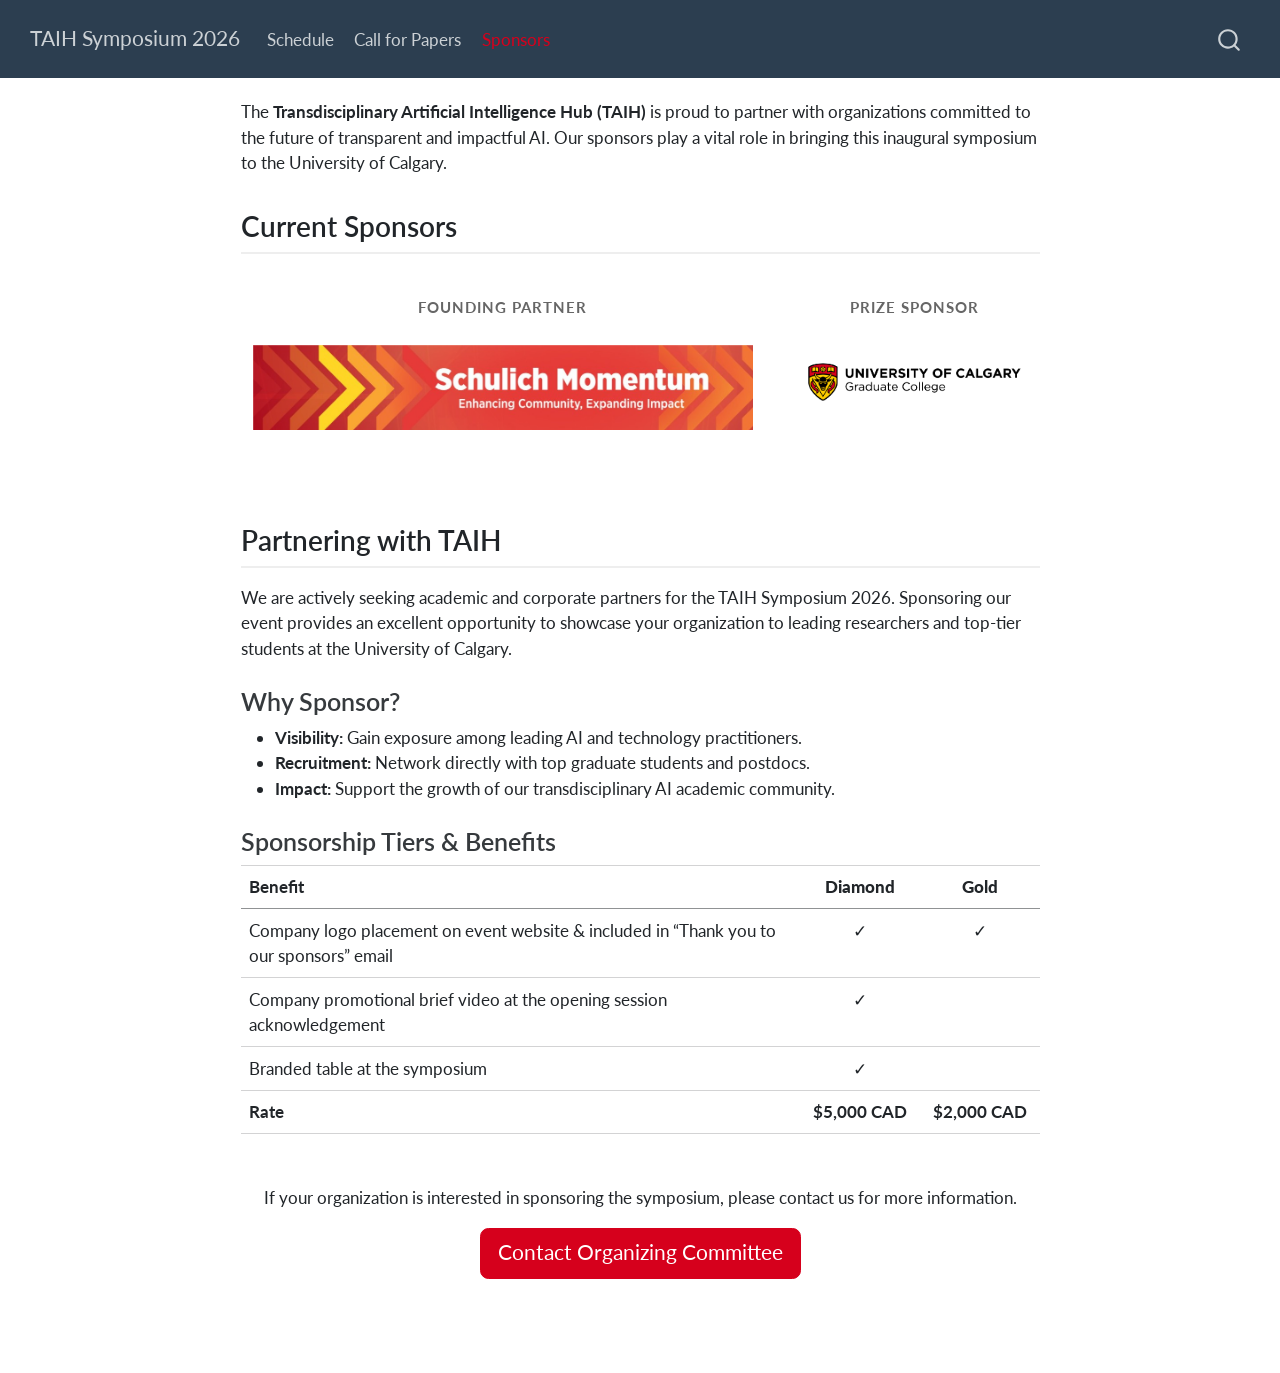
<file: docs/sponsors.html>
<!DOCTYPE html>
<html xmlns="http://www.w3.org/1999/xhtml" lang="en" xml:lang="en"><head>

<meta charset="utf-8">
<meta name="generator" content="quarto-1.8.27">

<meta name="viewport" content="width=device-width, initial-scale=1.0, user-scalable=yes">


<title>Sponsorship Opportunities – TAIH Symposium 2026</title>
<style>
code{white-space: pre-wrap;}
span.smallcaps{font-variant: small-caps;}
div.columns{display: flex; gap: min(4vw, 1.5em);}
div.column{flex: auto; overflow-x: auto;}
div.hanging-indent{margin-left: 1.5em; text-indent: -1.5em;}
ul.task-list{list-style: none;}
ul.task-list li input[type="checkbox"] {
  width: 0.8em;
  margin: 0 0.8em 0.2em -1em; /* quarto-specific, see https://github.com/quarto-dev/quarto-cli/issues/4556 */ 
  vertical-align: middle;
}
</style>


<script src="site_libs/quarto-nav/quarto-nav.js"></script>
<script src="site_libs/quarto-nav/headroom.min.js"></script>
<script src="site_libs/clipboard/clipboard.min.js"></script>
<script src="site_libs/quarto-search/autocomplete.umd.js"></script>
<script src="site_libs/quarto-search/fuse.min.js"></script>
<script src="site_libs/quarto-search/quarto-search.js"></script>
<meta name="quarto:offset" content="./">
<script src="site_libs/quarto-html/quarto.js" type="module"></script>
<script src="site_libs/quarto-html/tabsets/tabsets.js" type="module"></script>
<script src="site_libs/quarto-html/axe/axe-check.js" type="module"></script>
<script src="site_libs/quarto-html/popper.min.js"></script>
<script src="site_libs/quarto-html/tippy.umd.min.js"></script>
<script src="site_libs/quarto-html/anchor.min.js"></script>
<link href="site_libs/quarto-html/tippy.css" rel="stylesheet">
<link href="site_libs/quarto-html/quarto-syntax-highlighting-ed96de9b727972fe78a7b5d16c58bf87.css" rel="stylesheet" id="quarto-text-highlighting-styles">
<script src="site_libs/bootstrap/bootstrap.min.js"></script>
<link href="site_libs/bootstrap/bootstrap-icons.css" rel="stylesheet">
<link href="site_libs/bootstrap/bootstrap-e975b3536d42d9632ddb041e308b1f5b.min.css" rel="stylesheet" append-hash="true" id="quarto-bootstrap" data-mode="light">
<script id="quarto-search-options" type="application/json">{
  "location": "navbar",
  "copy-button": false,
  "collapse-after": 3,
  "panel-placement": "end",
  "type": "overlay",
  "limit": 50,
  "keyboard-shortcut": [
    "f",
    "/",
    "s"
  ],
  "show-item-context": false,
  "language": {
    "search-no-results-text": "No results",
    "search-matching-documents-text": "matching documents",
    "search-copy-link-title": "Copy link to search",
    "search-hide-matches-text": "Hide additional matches",
    "search-more-match-text": "more match in this document",
    "search-more-matches-text": "more matches in this document",
    "search-clear-button-title": "Clear",
    "search-text-placeholder": "",
    "search-detached-cancel-button-title": "Cancel",
    "search-submit-button-title": "Submit",
    "search-label": "Search"
  }
}</script>


<link rel="stylesheet" href="styles.css">
</head>

<body class="nav-fixed fullcontent quarto-light">

<div id="quarto-search-results"></div>
  <header id="quarto-header" class="headroom fixed-top">
    <nav class="navbar navbar-expand-lg " data-bs-theme="dark">
      <div class="navbar-container container-fluid">
      <div class="navbar-brand-container mx-auto">
    <a class="navbar-brand" href="./index.html">
    <span class="navbar-title">TAIH Symposium 2026</span>
    </a>
  </div>
            <div id="quarto-search" class="" title="Search"></div>
          <button class="navbar-toggler" type="button" data-bs-toggle="collapse" data-bs-target="#navbarCollapse" aria-controls="navbarCollapse" role="menu" aria-expanded="false" aria-label="Toggle navigation" onclick="if (window.quartoToggleHeadroom) { window.quartoToggleHeadroom(); }">
  <span class="navbar-toggler-icon"></span>
</button>
          <div class="collapse navbar-collapse" id="navbarCollapse">
            <ul class="navbar-nav navbar-nav-scroll me-auto">
  <li class="nav-item">
    <a class="nav-link" href="./schedule.html"> 
<span class="menu-text">Schedule</span></a>
  </li>  
  <li class="nav-item">
    <a class="nav-link" href="./cfp.html"> 
<span class="menu-text">Call for Papers</span></a>
  </li>  
  <li class="nav-item">
    <a class="nav-link active" href="./sponsors.html" aria-current="page"> 
<span class="menu-text">Sponsors</span></a>
  </li>  
</ul>
          </div> <!-- /navcollapse -->
            <div class="quarto-navbar-tools">
</div>
      </div> <!-- /container-fluid -->
    </nav>
</header>
<!-- content -->
<div id="quarto-content" class="quarto-container page-columns page-rows-contents page-layout-article page-navbar">
<!-- sidebar -->
<!-- margin-sidebar -->
    
<!-- main -->
<main class="content" id="quarto-document-content">

<header id="title-block-header" class="quarto-title-block default">
<div class="quarto-title">
<h1 class="title">Sponsorship Opportunities</h1>
</div>



<div class="quarto-title-meta">

    
  
    
  </div>
  


</header>


<p>The <strong>Transdisciplinary Artificial Intelligence Hub (TAIH)</strong> is proud to partner with organizations committed to the future of transparent and impactful AI. Our sponsors play a vital role in bringing this inaugural symposium to the University of Calgary.</p>
<section id="current-sponsors" class="level2">
<h2 class="anchored" data-anchor-id="current-sponsors">Current Sponsors</h2>
<div class="grid" style="margin-top: 40px; margin-bottom: 60px; align-items: start;">
<div class="g-col-12 g-col-md-8 text-center">
<p><span style="text-transform: uppercase; font-size: 0.9rem; color: #666; font-weight: bold; letter-spacing: 1px;">Founding Partner</span><br><br> <a href="https://schulich.ucalgary.ca/"><img src="assets/schulich-momentum.jpg" class="img-fluid" style="border-radius: 0 !important; box-shadow: none !important; object-fit: contain !important; width: 100% !important; max-width: 500px !important; height: auto !important;"></a></p>
</div>
<div class="g-col-12 g-col-md-4 text-center">
<p><span style="text-transform: uppercase; font-size: 0.9rem; color: #666; font-weight: bold; letter-spacing: 1px;">Prize Sponsor</span><br><br> <a href="https://grad.ucalgary.ca/graduate-college"><img src="assets/gc-logo.png" class="img-fluid" style="border-radius: 0 !important; box-shadow: none !important; object-fit: contain !important; width: 100% !important; max-width: 250px !important; height: auto !important;"></a></p>
</div>
</div>
</section>
<section id="partnering-with-taih" class="level2">
<h2 class="anchored" data-anchor-id="partnering-with-taih">Partnering with TAIH</h2>
<p>We are actively seeking academic and corporate partners for the TAIH Symposium 2026. Sponsoring our event provides an excellent opportunity to showcase your organization to leading researchers and top-tier students at the University of Calgary.</p>
<section id="why-sponsor" class="level3">
<h3 class="anchored" data-anchor-id="why-sponsor">Why Sponsor?</h3>
<ul>
<li><strong>Visibility:</strong> Gain exposure among leading AI and technology practitioners.</li>
<li><strong>Recruitment:</strong> Network directly with top graduate students and postdocs.</li>
<li><strong>Impact:</strong> Support the growth of our transdisciplinary AI academic community.</li>
</ul>
</section>
<section id="sponsorship-tiers-benefits" class="level3">
<h3 class="anchored" data-anchor-id="sponsorship-tiers-benefits">Sponsorship Tiers &amp; Benefits</h3>
<table class="caption-top table">
<colgroup>
<col style="width: 70%">
<col style="width: 15%">
<col style="width: 15%">
</colgroup>
<thead>
<tr class="header">
<th style="text-align: left;">Benefit</th>
<th style="text-align: center;"><strong>Diamond</strong></th>
<th style="text-align: center;"><strong>Gold</strong></th>
</tr>
</thead>
<tbody>
<tr class="odd">
<td style="text-align: left;">Company logo placement on event website &amp; included in “Thank you to our sponsors” email</td>
<td style="text-align: center;">✓</td>
<td style="text-align: center;">✓</td>
</tr>
<tr class="even">
<td style="text-align: left;">Company promotional brief video at the opening session acknowledgement</td>
<td style="text-align: center;">✓</td>
<td style="text-align: center;"></td>
</tr>
<tr class="odd">
<td style="text-align: left;">Branded table at the symposium</td>
<td style="text-align: center;">✓</td>
<td style="text-align: center;"></td>
</tr>
<tr class="even">
<td style="text-align: left;"><strong>Rate</strong></td>
<td style="text-align: center;"><strong>$5,000 CAD</strong></td>
<td style="text-align: center;"><strong>$2,000 CAD</strong></td>
</tr>
</tbody>
</table>
<p><br></p>
<div class="text-center">
<p>If your organization is interested in sponsoring the symposium, please contact us for more information.</p>
<p><a href="mailto:transdisciplinaryaihub@gmail.com" class="btn btn-success btn-lg" role="button">Contact Organizing Committee</a></p>
</div>


</section>
</section>

</main> <!-- /main -->
<script id="quarto-html-after-body" type="application/javascript">
  window.document.addEventListener("DOMContentLoaded", function (event) {
    const icon = "";
    const anchorJS = new window.AnchorJS();
    anchorJS.options = {
      placement: 'right',
      icon: icon
    };
    anchorJS.add('.anchored');
    const isCodeAnnotation = (el) => {
      for (const clz of el.classList) {
        if (clz.startsWith('code-annotation-')) {                     
          return true;
        }
      }
      return false;
    }
    const onCopySuccess = function(e) {
      // button target
      const button = e.trigger;
      // don't keep focus
      button.blur();
      // flash "checked"
      button.classList.add('code-copy-button-checked');
      var currentTitle = button.getAttribute("title");
      button.setAttribute("title", "Copied!");
      let tooltip;
      if (window.bootstrap) {
        button.setAttribute("data-bs-toggle", "tooltip");
        button.setAttribute("data-bs-placement", "left");
        button.setAttribute("data-bs-title", "Copied!");
        tooltip = new bootstrap.Tooltip(button, 
          { trigger: "manual", 
            customClass: "code-copy-button-tooltip",
            offset: [0, -8]});
        tooltip.show();    
      }
      setTimeout(function() {
        if (tooltip) {
          tooltip.hide();
          button.removeAttribute("data-bs-title");
          button.removeAttribute("data-bs-toggle");
          button.removeAttribute("data-bs-placement");
        }
        button.setAttribute("title", currentTitle);
        button.classList.remove('code-copy-button-checked');
      }, 1000);
      // clear code selection
      e.clearSelection();
    }
    const getTextToCopy = function(trigger) {
      const outerScaffold = trigger.parentElement.cloneNode(true);
      const codeEl = outerScaffold.querySelector('code');
      for (const childEl of codeEl.children) {
        if (isCodeAnnotation(childEl)) {
          childEl.remove();
        }
      }
      return codeEl.innerText;
    }
    const clipboard = new window.ClipboardJS('.code-copy-button:not([data-in-quarto-modal])', {
      text: getTextToCopy
    });
    clipboard.on('success', onCopySuccess);
    if (window.document.getElementById('quarto-embedded-source-code-modal')) {
      const clipboardModal = new window.ClipboardJS('.code-copy-button[data-in-quarto-modal]', {
        text: getTextToCopy,
        container: window.document.getElementById('quarto-embedded-source-code-modal')
      });
      clipboardModal.on('success', onCopySuccess);
    }
      var localhostRegex = new RegExp(/^(?:http|https):\/\/localhost\:?[0-9]*\//);
      var mailtoRegex = new RegExp(/^mailto:/);
        var filterRegex = new RegExp("https:\/\/uofc-taih\.github\.io\/symposium-2026\/");
      var isInternal = (href) => {
          return filterRegex.test(href) || localhostRegex.test(href) || mailtoRegex.test(href);
      }
      // Inspect non-navigation links and adorn them if external
     var links = window.document.querySelectorAll('a[href]:not(.nav-link):not(.navbar-brand):not(.toc-action):not(.sidebar-link):not(.sidebar-item-toggle):not(.pagination-link):not(.no-external):not([aria-hidden]):not(.dropdown-item):not(.quarto-navigation-tool):not(.about-link)');
      for (var i=0; i<links.length; i++) {
        const link = links[i];
        if (!isInternal(link.href)) {
          // undo the damage that might have been done by quarto-nav.js in the case of
          // links that we want to consider external
          if (link.dataset.originalHref !== undefined) {
            link.href = link.dataset.originalHref;
          }
        }
      }
    function tippyHover(el, contentFn, onTriggerFn, onUntriggerFn) {
      const config = {
        allowHTML: true,
        maxWidth: 500,
        delay: 100,
        arrow: false,
        appendTo: function(el) {
            return el.parentElement;
        },
        interactive: true,
        interactiveBorder: 10,
        theme: 'quarto',
        placement: 'bottom-start',
      };
      if (contentFn) {
        config.content = contentFn;
      }
      if (onTriggerFn) {
        config.onTrigger = onTriggerFn;
      }
      if (onUntriggerFn) {
        config.onUntrigger = onUntriggerFn;
      }
      window.tippy(el, config); 
    }
    const noterefs = window.document.querySelectorAll('a[role="doc-noteref"]');
    for (var i=0; i<noterefs.length; i++) {
      const ref = noterefs[i];
      tippyHover(ref, function() {
        // use id or data attribute instead here
        let href = ref.getAttribute('data-footnote-href') || ref.getAttribute('href');
        try { href = new URL(href).hash; } catch {}
        const id = href.replace(/^#\/?/, "");
        const note = window.document.getElementById(id);
        if (note) {
          return note.innerHTML;
        } else {
          return "";
        }
      });
    }
    const xrefs = window.document.querySelectorAll('a.quarto-xref');
    const processXRef = (id, note) => {
      // Strip column container classes
      const stripColumnClz = (el) => {
        el.classList.remove("page-full", "page-columns");
        if (el.children) {
          for (const child of el.children) {
            stripColumnClz(child);
          }
        }
      }
      stripColumnClz(note)
      if (id === null || id.startsWith('sec-')) {
        // Special case sections, only their first couple elements
        const container = document.createElement("div");
        if (note.children && note.children.length > 2) {
          container.appendChild(note.children[0].cloneNode(true));
          for (let i = 1; i < note.children.length; i++) {
            const child = note.children[i];
            if (child.tagName === "P" && child.innerText === "") {
              continue;
            } else {
              container.appendChild(child.cloneNode(true));
              break;
            }
          }
          if (window.Quarto?.typesetMath) {
            window.Quarto.typesetMath(container);
          }
          return container.innerHTML
        } else {
          if (window.Quarto?.typesetMath) {
            window.Quarto.typesetMath(note);
          }
          return note.innerHTML;
        }
      } else {
        // Remove any anchor links if they are present
        const anchorLink = note.querySelector('a.anchorjs-link');
        if (anchorLink) {
          anchorLink.remove();
        }
        if (window.Quarto?.typesetMath) {
          window.Quarto.typesetMath(note);
        }
        if (note.classList.contains("callout")) {
          return note.outerHTML;
        } else {
          return note.innerHTML;
        }
      }
    }
    for (var i=0; i<xrefs.length; i++) {
      const xref = xrefs[i];
      tippyHover(xref, undefined, function(instance) {
        instance.disable();
        let url = xref.getAttribute('href');
        let hash = undefined; 
        if (url.startsWith('#')) {
          hash = url;
        } else {
          try { hash = new URL(url).hash; } catch {}
        }
        if (hash) {
          const id = hash.replace(/^#\/?/, "");
          const note = window.document.getElementById(id);
          if (note !== null) {
            try {
              const html = processXRef(id, note.cloneNode(true));
              instance.setContent(html);
            } finally {
              instance.enable();
              instance.show();
            }
          } else {
            // See if we can fetch this
            fetch(url.split('#')[0])
            .then(res => res.text())
            .then(html => {
              const parser = new DOMParser();
              const htmlDoc = parser.parseFromString(html, "text/html");
              const note = htmlDoc.getElementById(id);
              if (note !== null) {
                const html = processXRef(id, note);
                instance.setContent(html);
              } 
            }).finally(() => {
              instance.enable();
              instance.show();
            });
          }
        } else {
          // See if we can fetch a full url (with no hash to target)
          // This is a special case and we should probably do some content thinning / targeting
          fetch(url)
          .then(res => res.text())
          .then(html => {
            const parser = new DOMParser();
            const htmlDoc = parser.parseFromString(html, "text/html");
            const note = htmlDoc.querySelector('main.content');
            if (note !== null) {
              // This should only happen for chapter cross references
              // (since there is no id in the URL)
              // remove the first header
              if (note.children.length > 0 && note.children[0].tagName === "HEADER") {
                note.children[0].remove();
              }
              const html = processXRef(null, note);
              instance.setContent(html);
            } 
          }).finally(() => {
            instance.enable();
            instance.show();
          });
        }
      }, function(instance) {
      });
    }
        let selectedAnnoteEl;
        const selectorForAnnotation = ( cell, annotation) => {
          let cellAttr = 'data-code-cell="' + cell + '"';
          let lineAttr = 'data-code-annotation="' +  annotation + '"';
          const selector = 'span[' + cellAttr + '][' + lineAttr + ']';
          return selector;
        }
        const selectCodeLines = (annoteEl) => {
          const doc = window.document;
          const targetCell = annoteEl.getAttribute("data-target-cell");
          const targetAnnotation = annoteEl.getAttribute("data-target-annotation");
          const annoteSpan = window.document.querySelector(selectorForAnnotation(targetCell, targetAnnotation));
          const lines = annoteSpan.getAttribute("data-code-lines").split(",");
          const lineIds = lines.map((line) => {
            return targetCell + "-" + line;
          })
          let top = null;
          let height = null;
          let parent = null;
          if (lineIds.length > 0) {
              //compute the position of the single el (top and bottom and make a div)
              const el = window.document.getElementById(lineIds[0]);
              top = el.offsetTop;
              height = el.offsetHeight;
              parent = el.parentElement.parentElement;
            if (lineIds.length > 1) {
              const lastEl = window.document.getElementById(lineIds[lineIds.length - 1]);
              const bottom = lastEl.offsetTop + lastEl.offsetHeight;
              height = bottom - top;
            }
            if (top !== null && height !== null && parent !== null) {
              // cook up a div (if necessary) and position it 
              let div = window.document.getElementById("code-annotation-line-highlight");
              if (div === null) {
                div = window.document.createElement("div");
                div.setAttribute("id", "code-annotation-line-highlight");
                div.style.position = 'absolute';
                parent.appendChild(div);
              }
              div.style.top = top - 2 + "px";
              div.style.height = height + 4 + "px";
              div.style.left = 0;
              let gutterDiv = window.document.getElementById("code-annotation-line-highlight-gutter");
              if (gutterDiv === null) {
                gutterDiv = window.document.createElement("div");
                gutterDiv.setAttribute("id", "code-annotation-line-highlight-gutter");
                gutterDiv.style.position = 'absolute';
                const codeCell = window.document.getElementById(targetCell);
                const gutter = codeCell.querySelector('.code-annotation-gutter');
                gutter.appendChild(gutterDiv);
              }
              gutterDiv.style.top = top - 2 + "px";
              gutterDiv.style.height = height + 4 + "px";
            }
            selectedAnnoteEl = annoteEl;
          }
        };
        const unselectCodeLines = () => {
          const elementsIds = ["code-annotation-line-highlight", "code-annotation-line-highlight-gutter"];
          elementsIds.forEach((elId) => {
            const div = window.document.getElementById(elId);
            if (div) {
              div.remove();
            }
          });
          selectedAnnoteEl = undefined;
        };
          // Handle positioning of the toggle
      window.addEventListener(
        "resize",
        throttle(() => {
          elRect = undefined;
          if (selectedAnnoteEl) {
            selectCodeLines(selectedAnnoteEl);
          }
        }, 10)
      );
      function throttle(fn, ms) {
      let throttle = false;
      let timer;
        return (...args) => {
          if(!throttle) { // first call gets through
              fn.apply(this, args);
              throttle = true;
          } else { // all the others get throttled
              if(timer) clearTimeout(timer); // cancel #2
              timer = setTimeout(() => {
                fn.apply(this, args);
                timer = throttle = false;
              }, ms);
          }
        };
      }
        // Attach click handler to the DT
        const annoteDls = window.document.querySelectorAll('dt[data-target-cell]');
        for (const annoteDlNode of annoteDls) {
          annoteDlNode.addEventListener('click', (event) => {
            const clickedEl = event.target;
            if (clickedEl !== selectedAnnoteEl) {
              unselectCodeLines();
              const activeEl = window.document.querySelector('dt[data-target-cell].code-annotation-active');
              if (activeEl) {
                activeEl.classList.remove('code-annotation-active');
              }
              selectCodeLines(clickedEl);
              clickedEl.classList.add('code-annotation-active');
            } else {
              // Unselect the line
              unselectCodeLines();
              clickedEl.classList.remove('code-annotation-active');
            }
          });
        }
    const findCites = (el) => {
      const parentEl = el.parentElement;
      if (parentEl) {
        const cites = parentEl.dataset.cites;
        if (cites) {
          return {
            el,
            cites: cites.split(' ')
          };
        } else {
          return findCites(el.parentElement)
        }
      } else {
        return undefined;
      }
    };
    var bibliorefs = window.document.querySelectorAll('a[role="doc-biblioref"]');
    for (var i=0; i<bibliorefs.length; i++) {
      const ref = bibliorefs[i];
      const citeInfo = findCites(ref);
      if (citeInfo) {
        tippyHover(citeInfo.el, function() {
          var popup = window.document.createElement('div');
          citeInfo.cites.forEach(function(cite) {
            var citeDiv = window.document.createElement('div');
            citeDiv.classList.add('hanging-indent');
            citeDiv.classList.add('csl-entry');
            var biblioDiv = window.document.getElementById('ref-' + cite);
            if (biblioDiv) {
              citeDiv.innerHTML = biblioDiv.innerHTML;
            }
            popup.appendChild(citeDiv);
          });
          return popup.innerHTML;
        });
      }
    }
  });
  </script>
</div> <!-- /content -->




</body></html>
</file>
<file: docs/site_libs/quarto-html/tippy.css>
.tippy-box[data-animation=fade][data-state=hidden]{opacity:0}[data-tippy-root]{max-width:calc(100vw - 10px)}.tippy-box{position:relative;background-color:#333;color:#fff;border-radius:4px;font-size:14px;line-height:1.4;white-space:normal;outline:0;transition-property:transform,visibility,opacity}.tippy-box[data-placement^=top]>.tippy-arrow{bottom:0}.tippy-box[data-placement^=top]>.tippy-arrow:before{bottom:-7px;left:0;border-width:8px 8px 0;border-top-color:initial;transform-origin:center top}.tippy-box[data-placement^=bottom]>.tippy-arrow{top:0}.tippy-box[data-placement^=bottom]>.tippy-arrow:before{top:-7px;left:0;border-width:0 8px 8px;border-bottom-color:initial;transform-origin:center bottom}.tippy-box[data-placement^=left]>.tippy-arrow{right:0}.tippy-box[data-placement^=left]>.tippy-arrow:before{border-width:8px 0 8px 8px;border-left-color:initial;right:-7px;transform-origin:center left}.tippy-box[data-placement^=right]>.tippy-arrow{left:0}.tippy-box[data-placement^=right]>.tippy-arrow:before{left:-7px;border-width:8px 8px 8px 0;border-right-color:initial;transform-origin:center right}.tippy-box[data-inertia][data-state=visible]{transition-timing-function:cubic-bezier(.54,1.5,.38,1.11)}.tippy-arrow{width:16px;height:16px;color:#333}.tippy-arrow:before{content:"";position:absolute;border-color:transparent;border-style:solid}.tippy-content{position:relative;padding:5px 9px;z-index:1}
</file>
<file: docs/site_libs/quarto-html/quarto-syntax-highlighting-ed96de9b727972fe78a7b5d16c58bf87.css>
/* quarto syntax highlight colors */
:root {
  --quarto-hl-ot-color: #003B4F;
  --quarto-hl-at-color: #657422;
  --quarto-hl-ss-color: #20794D;
  --quarto-hl-an-color: #5E5E5E;
  --quarto-hl-fu-color: #4758AB;
  --quarto-hl-st-color: #20794D;
  --quarto-hl-cf-color: #003B4F;
  --quarto-hl-op-color: #5E5E5E;
  --quarto-hl-er-color: #AD0000;
  --quarto-hl-bn-color: #AD0000;
  --quarto-hl-al-color: #AD0000;
  --quarto-hl-va-color: #111111;
  --quarto-hl-bu-color: inherit;
  --quarto-hl-ex-color: inherit;
  --quarto-hl-pp-color: #AD0000;
  --quarto-hl-in-color: #5E5E5E;
  --quarto-hl-vs-color: #20794D;
  --quarto-hl-wa-color: #5E5E5E;
  --quarto-hl-do-color: #5E5E5E;
  --quarto-hl-im-color: #00769E;
  --quarto-hl-ch-color: #20794D;
  --quarto-hl-dt-color: #AD0000;
  --quarto-hl-fl-color: #AD0000;
  --quarto-hl-co-color: #5E5E5E;
  --quarto-hl-cv-color: #5E5E5E;
  --quarto-hl-cn-color: #8f5902;
  --quarto-hl-sc-color: #5E5E5E;
  --quarto-hl-dv-color: #AD0000;
  --quarto-hl-kw-color: #003B4F;
}

/* other quarto variables */
:root {
  --quarto-font-monospace: SFMono-Regular, Menlo, Monaco, Consolas, "Liberation Mono", "Courier New", monospace;
}

/* syntax highlight based on Pandoc's rules */
pre > code.sourceCode > span {
  color: #003B4F;
}

code.sourceCode > span {
  color: #003B4F;
}

div.sourceCode,
div.sourceCode pre.sourceCode {
  color: #003B4F;
}

/* Normal */
code span {
  color: #003B4F;
}

/* Alert */
code span.al {
  color: #AD0000;
  font-style: inherit;
}

/* Annotation */
code span.an {
  color: #5E5E5E;
  font-style: inherit;
}

/* Attribute */
code span.at {
  color: #657422;
  font-style: inherit;
}

/* BaseN */
code span.bn {
  color: #AD0000;
  font-style: inherit;
}

/* BuiltIn */
code span.bu {
  font-style: inherit;
}

/* ControlFlow */
code span.cf {
  color: #003B4F;
  font-weight: bold;
  font-style: inherit;
}

/* Char */
code span.ch {
  color: #20794D;
  font-style: inherit;
}

/* Constant */
code span.cn {
  color: #8f5902;
  font-style: inherit;
}

/* Comment */
code span.co {
  color: #5E5E5E;
  font-style: inherit;
}

/* CommentVar */
code span.cv {
  color: #5E5E5E;
  font-style: italic;
}

/* Documentation */
code span.do {
  color: #5E5E5E;
  font-style: italic;
}

/* DataType */
code span.dt {
  color: #AD0000;
  font-style: inherit;
}

/* DecVal */
code span.dv {
  color: #AD0000;
  font-style: inherit;
}

/* Error */
code span.er {
  color: #AD0000;
  font-style: inherit;
}

/* Extension */
code span.ex {
  font-style: inherit;
}

/* Float */
code span.fl {
  color: #AD0000;
  font-style: inherit;
}

/* Function */
code span.fu {
  color: #4758AB;
  font-style: inherit;
}

/* Import */
code span.im {
  color: #00769E;
  font-style: inherit;
}

/* Information */
code span.in {
  color: #5E5E5E;
  font-style: inherit;
}

/* Keyword */
code span.kw {
  color: #003B4F;
  font-weight: bold;
  font-style: inherit;
}

/* Operator */
code span.op {
  color: #5E5E5E;
  font-style: inherit;
}

/* Other */
code span.ot {
  color: #003B4F;
  font-style: inherit;
}

/* Preprocessor */
code span.pp {
  color: #AD0000;
  font-style: inherit;
}

/* SpecialChar */
code span.sc {
  color: #5E5E5E;
  font-style: inherit;
}

/* SpecialString */
code span.ss {
  color: #20794D;
  font-style: inherit;
}

/* String */
code span.st {
  color: #20794D;
  font-style: inherit;
}

/* Variable */
code span.va {
  color: #111111;
  font-style: inherit;
}

/* VerbatimString */
code span.vs {
  color: #20794D;
  font-style: inherit;
}

/* Warning */
code span.wa {
  color: #5E5E5E;
  font-style: italic;
}

.prevent-inlining {
  content: "</";
}

/*# sourceMappingURL=0920dd6d7437995b8cdf7429764427b1.css.map */
</file>
<file: docs/styles.css>
/* Center title alignments */
.quarto-title {
    text-align: center;
    margin-bottom: 2.5rem;
}

/* Speaker grid stylings */
.grid {
    text-align: center;
    margin-top: 2rem;
}

/* Make speaker images circular with a subtle shadow */
.grid img {
    border-radius: 50%;
    margin-bottom: 1rem;
    box-shadow: 0 4px 8px rgba(0, 0, 0, 0.1);
    object-fit: cover;
    height: 150px;
    width: 150px;
}

h2 {
    border-bottom: 2px solid #eee;
    padding-bottom: 0.5rem;
    margin-top: 2.5rem;
}

body,
html {
    margin: 0 !important;
    padding: 0 !important;
}

#quarto-content,
#quarto-content.page-columns,
main.content {
    padding-top: 0 !important;
    margin-top: 0 !important;
}

.column-screen {
    margin-left: calc(50% - 50vw) !important;
    margin-right: calc(50% - 50vw) !important;
    width: 100vw !important;
    max-width: none !important;
}

.hero-banner {
    background:
        linear-gradient(rgba(0, 0, 0, 0.5), rgba(0, 0, 0, 0.5)),
        url("assets/uofc-campus.webp") no-repeat center center;
    background-size: cover;
    min-height: 600px;
    padding: 4rem 1rem;
    display: flex;
    align-items: center;
    justify-content: center;
    color: white;
    text-align: center;
}

.hero-logo {
    width: 150px;
    height: auto;
    margin-top: 1.5rem;
    border-radius: 0 !important;
    box-shadow: none !important;
}

.hero-text h1 {
    font-size: 4rem;
    font-weight: 800;
    text-shadow: 2px 2px 10px rgba(0, 0, 0, 0.5);
    margin-bottom: 0;
}

.hero-text h3 {
    font-size: 1.5rem;
    font-weight: 300;
    opacity: 0.9;
    margin-bottom: 1.5rem;
}

#countdown {
    font-family: monospace;
    font-size: 1.2rem;
    background: rgba(255, 255, 255, 0.1);
    padding: 10px 20px;
    border-radius: 50px;
    display: inline-block;
    backdrop-filter: blur(5px);
    border: 1px solid rgba(255, 255, 255, 0.3);
}

/* Center the body text column */
.column-body {
    max-width: 900px;
    margin: 0 auto;
    padding: 2rem 15px;
}

/* The official UCalgary Red is #d6001c, see here: https://ucalgary.ca/brand/standards-and-guidelines/colours */
.btn-success {
    background-color: #d6001c !important;
    border-color: #d6001c !important;
    color: white !important;
    transition: all 0.2s ease-in-out;
}

.btn-success:hover {
    background-color: #ba1e2b !important; /* Slightly darker red on hover */
    border-color: #ba1e2b !important;
}

summary {
    color: #d6001c !important;
}

a {
    color: #d6001c;
    text-decoration: none; /* Removes the underline until hovered */
    transition: color 0.2s ease-in-out;
}

a:hover {
    color: #ba1e2b; /* Darker red on hover */
    text-decoration: underline;
}

/* Ensure the navbar links stay white/gray and don't turn red */
.navbar a {
    color: inherit;
}

/* Changes the hover color for navigation links and the site title */
.navbar-nav .nav-link:hover,
.navbar-nav .nav-link:focus,
.navbar-brand:hover {
    color: #ba1e2b !important; /* UCalgary hover red */
}

/* Changes the color of the text for whatever page you are currently on */
.navbar-nav .nav-item > .nav-link.active,
.navbar-nav .nav-link.active {
    color: #d6001c !important; /* UCalgary base red */
}
</file>
